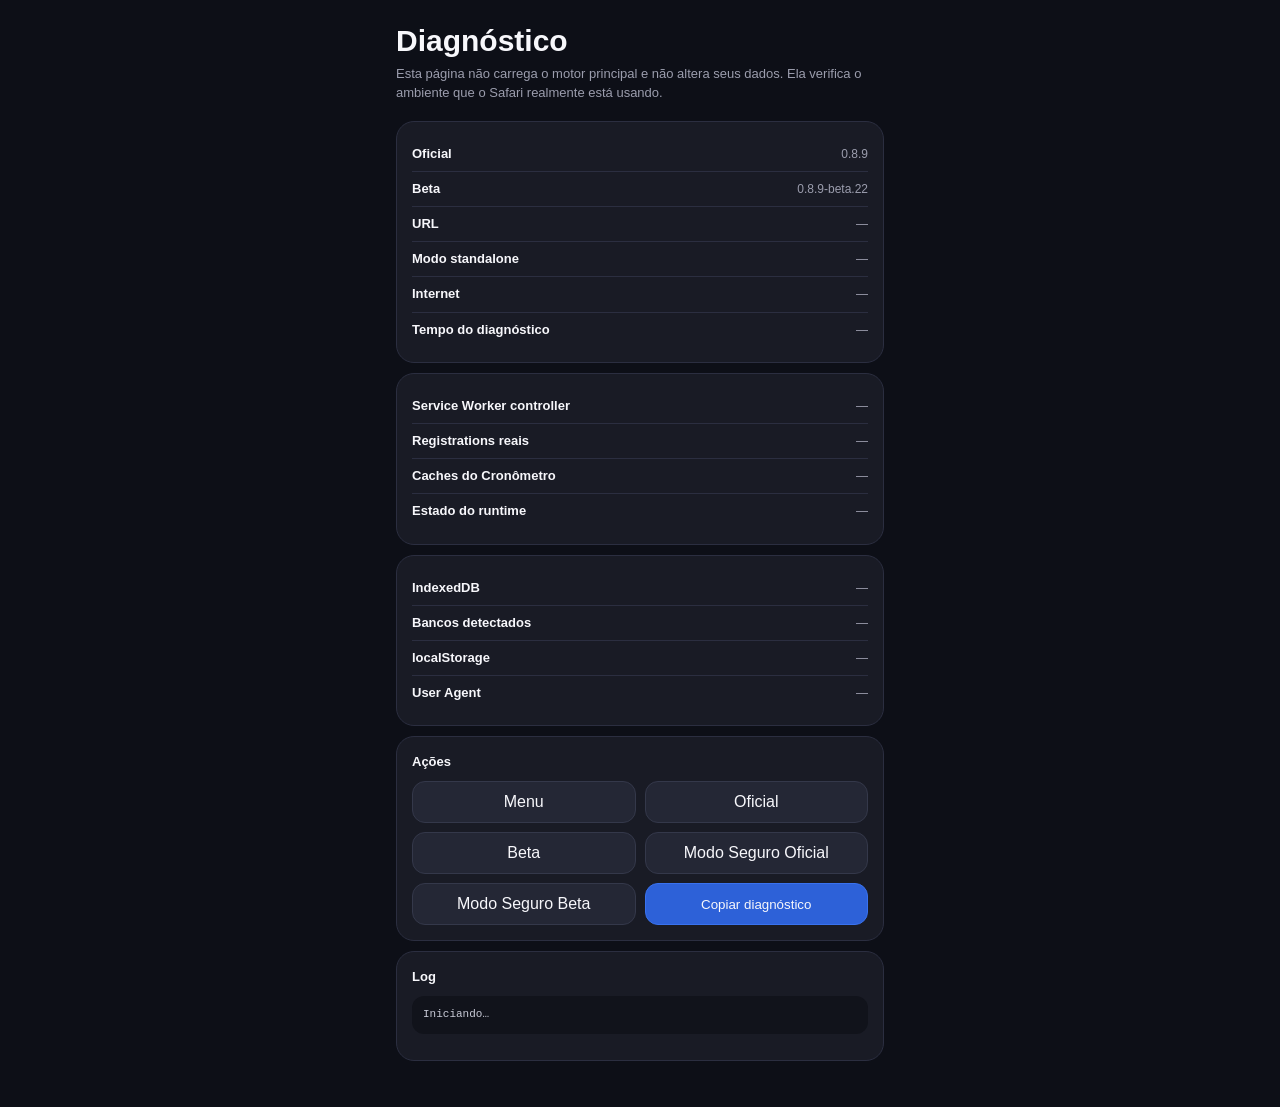
<file: diagnostico/index.html>
<!doctype html>
<html lang="pt-BR"><head><meta charset="utf-8"><meta name="viewport" content="width=device-width,initial-scale=1,viewport-fit=cover"><meta name="theme-color" content="#101118"><meta name="robots" content="noindex,nofollow"><meta name="apple-mobile-web-app-title" content="Cronômetro Diagnóstico"><title>Diagnóstico · Cronômetro</title><link rel="icon" type="image/png" sizes="192x192" href="../app-icon-192.png"><link rel="apple-touch-icon" sizes="180x180" href="../apple-touch-icon.png"><style>
:root{--bg:#0d0f17;--card:#191b25;--text:#f7f7fb;--muted:#9b9dad;--line:#2b2e40;--ok:#55d879;--warn:#ffad38;--bad:#ff666b;--blue:#64a8ff}*{box-sizing:border-box}html,body{margin:0;width:100%;max-width:100%;overflow-x:hidden;min-height:100%;background:var(--bg);color:var(--text);font-family:-apple-system,BlinkMacSystemFont,"SF Pro Text",sans-serif}main{width:min(100%,520px);margin:auto;padding:calc(24px + env(safe-area-inset-top)) 16px calc(36px + env(safe-area-inset-bottom))}h1{font-size:30px;margin:0 0 7px}.lead{font-size:13px;line-height:1.45;color:var(--muted);margin:0 0 18px}.card{background:var(--card);border:1px solid var(--line);border-radius:18px;padding:15px;margin:10px 0}.row{display:flex;justify-content:space-between;align-items:flex-start;gap:14px;padding:9px 0;border-bottom:1px solid var(--line)}.row:last-child{border:0}.row strong{font-size:13px}.value{max-width:58%;text-align:right;color:var(--muted);font-size:12px;line-height:1.35;overflow-wrap:anywhere}.value.ok{color:var(--ok)}.value.warn{color:var(--warn)}.value.bad{color:var(--bad)}.actions{display:grid;grid-template-columns:repeat(2,minmax(0,1fr));gap:9px}a,button{appearance:none;border:0;text-decoration:none;text-align:center;background:#242735;color:var(--text);border:1px solid #34384a;border-radius:13px;padding:11px 10px;font:650 12px/1.25 inherit}button.primary{background:#2d61d8;border-color:#3972ef}pre{white-space:pre-wrap;word-break:break-word;background:#11131b;border-radius:12px;padding:11px;max-height:260px;overflow:auto;color:#c8cad6;font:11px/1.45 ui-monospace,SFMono-Regular,Menlo,monospace}@media(max-width:350px){.actions{grid-template-columns:1fr}}
</style></head><body><main><h1>Diagnóstico</h1><p class="lead">Esta página não carrega o motor principal e não altera seus dados. Ela verifica o ambiente que o Safari realmente está usando.</p>
<div class="card"><div class="row"><strong>Oficial</strong><span class="value">0.8.9</span></div><div class="row"><strong>Beta</strong><span class="value">0.8.9-beta.22</span></div><div class="row"><strong>URL</strong><span class="value" id="url">—</span></div><div class="row"><strong>Modo standalone</strong><span class="value" id="standalone">—</span></div><div class="row"><strong>Internet</strong><span class="value" id="online">—</span></div><div class="row"><strong>Tempo do diagnóstico</strong><span class="value" id="elapsed">—</span></div></div>
<div class="card"><div class="row"><strong>Service Worker controller</strong><span class="value" id="controller">—</span></div><div class="row"><strong>Registrations reais</strong><span class="value" id="registrations">—</span></div><div class="row"><strong>Caches do Cronômetro</strong><span class="value" id="caches">—</span></div><div class="row"><strong>Estado do runtime</strong><span class="value" id="runtime">—</span></div></div>
<div class="card"><div class="row"><strong>IndexedDB</strong><span class="value" id="idb">—</span></div><div class="row"><strong>Bancos detectados</strong><span class="value" id="dbs">—</span></div><div class="row"><strong>localStorage</strong><span class="value" id="ls">—</span></div><div class="row"><strong>User Agent</strong><span class="value" id="ua">—</span></div></div>
<div class="card"><strong style="font-size:13px">Ações</strong><div class="actions" style="margin-top:11px"><a href="../menu.html">Menu</a><a href="../">Oficial</a><a href="../beta/">Beta</a><a href="../safe.html">Modo Seguro Oficial</a><a href="../beta/safe.html">Modo Seguro Beta</a><button class="primary" id="copy">Copiar diagnóstico</button></div></div>
<div class="card"><strong style="font-size:13px">Log</strong><pre id="log">Iniciando…</pre></div>
<script>
(()=>{
 const started=performance.now();const report={releaseOfficial:"0.8.9",releaseBeta:"0.8.9-beta.22",url:location.href,errors:[]};const log=[];const q=id=>document.getElementById(id);const set=(id,text,cls='')=>{const el=q(id);if(el){el.textContent=text;el.className='value'+(cls?' '+cls:'')}};const add=x=>{log.push(`${new Date().toLocaleTimeString('pt-BR')}  ${x}`);q('log').textContent=log.join('
')};window.addEventListener('error',e=>{report.errors.push(String(e.message||e.error));add('ERRO JS: '+(e.message||e.error))});window.addEventListener('unhandledrejection',e=>{report.errors.push(String(e.reason?.message||e.reason));add('PROMISE: '+(e.reason?.message||e.reason))});
 const projectRoot=location.pathname.split('/diagnostico/')[0]+'/';set('url',location.href);report.standalone=matchMedia('(display-mode: standalone)').matches||navigator.standalone===true;set('standalone',report.standalone?'Sim':'Não',report.standalone?'ok':'');report.online=navigator.onLine;set('online',report.online?'Online':'Offline',report.online?'ok':'warn');set('ua',navigator.userAgent);report.userAgent=navigator.userAgent;
 try{const k='__cronometro_diag__';localStorage.setItem(k,'1');localStorage.removeItem(k);report.localStorage=true;set('ls','Disponível','ok')}catch(e){report.localStorage=false;set('ls','Indisponível','bad');add('localStorage indisponível')}
 report.indexedDB='indexedDB'in window;set('idb',report.indexedDB?'Disponível':'Indisponível',report.indexedDB?'ok':'bad');
 (async()=>{
   let regs=[];try{regs='serviceWorker'in navigator?await navigator.serviceWorker.getRegistrations():[]}catch(e){add('Falha ao listar Service Workers')}
   const ownRegs=regs.filter(r=>{try{return new URL(r.scope).pathname.startsWith(projectRoot)}catch(_){return false}});report.registrations=ownRegs.map(r=>r.scope);set('registrations',String(ownRegs.length),ownRegs.length?'warn':'ok');
   const controller=navigator.serviceWorker?.controller||null;report.controller=controller?.scriptURL||null;set('controller',controller?'Presente':'Nenhum',controller?'warn':'ok');
   let cacheKeys=[];try{cacheKeys='caches'in window?await caches.keys():[]}catch(e){add('Falha ao listar caches')}const ownCaches=cacheKeys.filter(k=>k.startsWith('cronometro-'));report.caches=ownCaches;set('caches',ownCaches.length?ownCaches.join(', '):'Nenhum',ownCaches.length?'warn':'ok');
   const runtimeClean=ownRegs.length===0&&ownCaches.length===0;const residual=runtimeClean&&!!controller;report.runtime={runtimeClean,residualController:residual};if(residual)set('runtime','Limpo · controller residual','warn');else if(runtimeClean)set('runtime','Limpo','ok');else set('runtime','Runtime ativo','warn');
   if(report.indexedDB&&typeof indexedDB.databases==='function'){try{const dbs=await indexedDB.databases();const names=dbs.map(d=>d.name).filter(Boolean);report.databases=names;set('dbs',names.filter(n=>n.startsWith('cronometro_')).join(', ')||'Nenhum banco Cronômetro detectado',names.some(n=>n==='cronometro_local_v1')?'ok':'warn')}catch(e){set('dbs','Não foi possível listar','warn')}}else set('dbs','Safari não oferece listagem; use Modo Seguro','warn');
   report.elapsedMs=Math.round(performance.now()-started);set('elapsed',report.elapsedMs+' ms');add('Diagnóstico concluído');q('copy').onclick=async()=>{const text=JSON.stringify(report,null,2);try{await navigator.clipboard.writeText(text);q('copy').textContent='Copiado'}catch(_){if(navigator.share)await navigator.share({text,title:'Diagnóstico Cronômetro'})}};
 })().catch(e=>{add('ERRO diagnóstico: '+(e?.message||e));set('runtime','Falha no diagnóstico','bad')});
})();
</script></main></body></html>
</file>
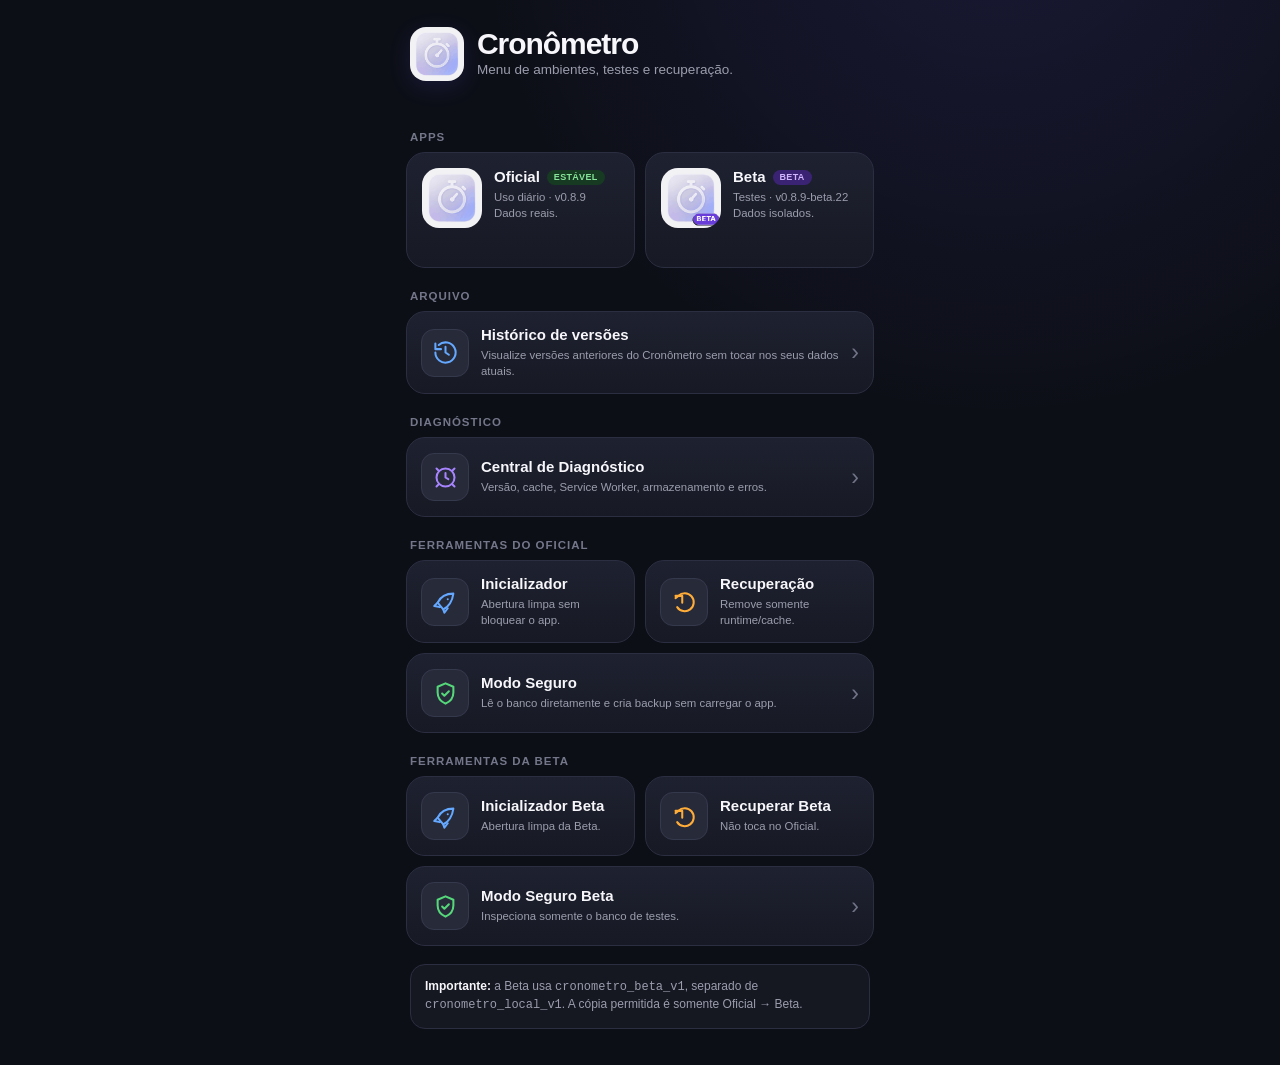
<file: menu.html>
<!doctype html>
<html lang="pt-BR"><head><meta charset="utf-8"><meta name="viewport" content="width=device-width,initial-scale=1,viewport-fit=cover"><meta name="theme-color" content="#101118"><meta name="robots" content="noindex,nofollow"><meta name="apple-mobile-web-app-capable" content="yes"><meta name="apple-mobile-web-app-title" content="Cronômetro Menu"><title>Menu · Cronômetro</title><link rel="icon" type="image/png" sizes="192x192" href="./app-icon-192.png"><link rel="apple-touch-icon" sizes="180x180" href="./apple-touch-icon.png">
<style>
:root{--bg:#0d0f17;--card:#171924;--card2:#1e2130;--text:#f7f7fb;--muted:#9b9dad;--line:#2b2e40;--violet:#a784ff;--blue:#64a8ff;--green:#55d879;--orange:#ffad38}
*{box-sizing:border-box}html,body{margin:0;width:100%;max-width:100%;min-height:100%;overflow-x:hidden;background:radial-gradient(circle at 78% -10%,rgba(108,92,255,.13),transparent 34%),var(--bg);color:var(--text);font-family:-apple-system,BlinkMacSystemFont,"SF Pro Text",sans-serif}body{min-height:100dvh}main{width:min(100%,500px);margin:0 auto;padding:calc(24px + env(safe-area-inset-top)) 16px calc(38px + env(safe-area-inset-bottom))}header{padding:3px 4px 20px}.headrow{display:flex;align-items:center;gap:13px;margin-bottom:8px}.headicon{width:54px;height:54px;border-radius:16px;overflow:hidden;flex:0 0 54px;box-shadow:0 6px 22px rgba(102,92,255,.14)}.headicon img{width:100%;height:100%;display:block}h1{font-size:30px;line-height:1.05;margin:0;letter-spacing:-.035em}.lead{margin:0;color:var(--muted);font-size:13.5px;line-height:1.45}.section-title{margin:22px 4px 9px;font-size:11.5px;letter-spacing:.085em;text-transform:uppercase;color:#74778a;font-weight:780}.grid{display:grid;grid-template-columns:repeat(2,minmax(0,1fr));gap:10px}.card{display:flex;width:100%;min-width:0;overflow:hidden;align-items:center;gap:12px;text-decoration:none;color:inherit;background:linear-gradient(180deg,var(--card2),var(--card));border:1px solid var(--line);border-radius:19px;padding:14px;min-height:80px;-webkit-tap-highlight-color:transparent;transition:transform .12s ease,border-color .12s ease}.card:active{transform:scale(.985);border-color:#52566d}.card.wide{grid-column:1/-1}.app-card{align-items:flex-start;min-height:116px;padding:15px}.icon{width:48px;height:48px;flex:0 0 48px;border-radius:13px;display:grid;place-items:center;background:#272a39;border:1px solid #35394c;overflow:hidden}.app-card .icon{width:60px;height:60px;flex-basis:60px;border-radius:17px;background:transparent;border:0}.icon img{width:100%;height:100%;display:block;object-fit:cover}.icon svg{width:27px;height:27px;fill:none;stroke:currentColor;stroke-width:1.8;stroke-linecap:round;stroke-linejoin:round}.copy{min-width:0;flex:1;overflow:hidden}.copy strong{display:flex;flex-wrap:wrap;overflow-wrap:anywhere;align-items:center;gap:7px;font-size:15px;line-height:1.2;margin-bottom:4px}.copy small{display:block;color:var(--muted);font-size:11.4px;line-height:1.36;overflow-wrap:anywhere}.tag{display:inline-flex;align-items:center;padding:3px 7px;border-radius:999px;font-size:9px;line-height:1;background:#332a59;color:#c9bdff;font-weight:820;letter-spacing:.035em}.tag.stable{background:#173a22;color:#87e69a}.tag.beta{background:#3b2373;color:#d0b5ff}.arrow{color:#717486;font-size:23px;margin-left:auto}.note{margin:18px 4px 0;padding:13px 14px;border-radius:15px;background:#151721;border:1px solid var(--line);color:var(--muted);font-size:12px;line-height:1.45}.note strong{color:var(--text)}@media(max-width:350px){.grid{grid-template-columns:1fr}.card.wide{grid-column:auto}}
</style></head><body><main>
<header><div class="headrow"><span class="headicon"><img src="./app-icon-192.png" alt=""></span><div><h1>Cronômetro</h1><p class="lead">Menu de ambientes, testes e recuperação.</p></div></div></header>
<div class="section-title">Apps</div><div class="grid">
<a class="card app-card" href="./"><span class="icon"><img src="./app-icon-192.png" alt=""></span><span class="copy"><strong>Oficial <span class="tag stable">ESTÁVEL</span></strong><small>Uso diário · v0.8.9<br>Dados reais.</small></span></a>
<a class="card app-card" href="./beta/"><span class="icon"><img src="./beta/app-icon-beta-192.png" alt=""></span><span class="copy"><strong>Beta <span class="tag beta">BETA</span></strong><small>Testes · v0.8.9-beta.22<br>Dados isolados.</small></span></a>
</div>
<div class="section-title">Arquivo</div><div class="grid"><a class="card wide" href="./versoes/"><span class="icon" style="color:var(--blue)"><svg viewBox="0 0 24 24"><path d="M3 12a9 9 0 1 0 3-6.7"/><path d="M3 4v5h5"/><path d="M12 7v5l3 2"/></svg></span><span class="copy"><strong>Histórico de versões</strong><small>Visualize versões anteriores do Cronômetro sem tocar nos seus dados atuais.</small></span><span class="arrow">›</span></a></div>
<div class="section-title">Diagnóstico</div><div class="grid"><a class="card wide" href="./diagnostico/"><span class="icon" style="color:var(--violet)"><svg viewBox="0 0 24 24"><circle cx="12" cy="12" r="8"/><path d="M12 8v4l2.5 1.5"/><path d="M4 4l2 2M20 4l-2 2M4 20l2-2M20 20l-2-2"/></svg></span><span class="copy"><strong>Central de Diagnóstico</strong><small>Versão, cache, Service Worker, armazenamento e erros.</small></span><span class="arrow">›</span></a></div>
<div class="section-title">Ferramentas do Oficial</div><div class="grid">
<a class="card" href="./launch.html"><span class="icon" style="color:var(--blue)"><svg viewBox="0 0 24 24"><path d="M5 13c2.5-5 7-8 14-8-1 7-4 11.5-9 14l-5-6Z"/><path d="M14 10h.01"/><path d="M5 13 2 16l5 1"/><path d="m10 19 1 3 3-4"/></svg></span><span class="copy"><strong>Inicializador</strong><small>Abertura limpa sem bloquear o app.</small></span></a>
<a class="card" href="./recover.html"><span class="icon" style="color:var(--orange)"><svg viewBox="0 0 24 24"><path d="M4 7h6v6"/><path d="M5.5 17a8 8 0 1 0 1-10L4 9"/></svg></span><span class="copy"><strong>Recuperação</strong><small>Remove somente runtime/cache.</small></span></a>
<a class="card wide" href="./safe.html"><span class="icon" style="color:var(--green)"><svg viewBox="0 0 24 24"><path d="M12 3 5 6v5c0 4.8 2.8 8 7 10 4.2-2 7-5.2 7-10V6l-7-3Z"/><path d="m9 12 2 2 4-4"/></svg></span><span class="copy"><strong>Modo Seguro</strong><small>Lê o banco diretamente e cria backup sem carregar o app.</small></span><span class="arrow">›</span></a>
</div>
<div class="section-title">Ferramentas da Beta</div><div class="grid">
<a class="card" href="./beta/launch.html"><span class="icon" style="color:var(--blue)"><svg viewBox="0 0 24 24"><path d="M5 13c2.5-5 7-8 14-8-1 7-4 11.5-9 14l-5-6Z"/><path d="M14 10h.01"/><path d="M5 13 2 16l5 1"/><path d="m10 19 1 3 3-4"/></svg></span><span class="copy"><strong>Inicializador Beta</strong><small>Abertura limpa da Beta.</small></span></a>
<a class="card" href="./beta/recover.html"><span class="icon" style="color:var(--orange)"><svg viewBox="0 0 24 24"><path d="M4 7h6v6"/><path d="M5.5 17a8 8 0 1 0 1-10L4 9"/></svg></span><span class="copy"><strong>Recuperar Beta</strong><small>Não toca no Oficial.</small></span></a>
<a class="card wide" href="./beta/safe.html"><span class="icon" style="color:var(--green)"><svg viewBox="0 0 24 24"><path d="M12 3 5 6v5c0 4.8 2.8 8 7 10 4.2-2 7-5.2 7-10V6l-7-3Z"/><path d="m9 12 2 2 4-4"/></svg></span><span class="copy"><strong>Modo Seguro Beta</strong><small>Inspeciona somente o banco de testes.</small></span><span class="arrow">›</span></a>
</div><div class="note"><strong>Importante:</strong> a Beta usa <code>cronometro_beta_v1</code>, separado de <code>cronometro_local_v1</code>. A cópia permitida é somente Oficial → Beta.</div>
</main></body></html>
</file>
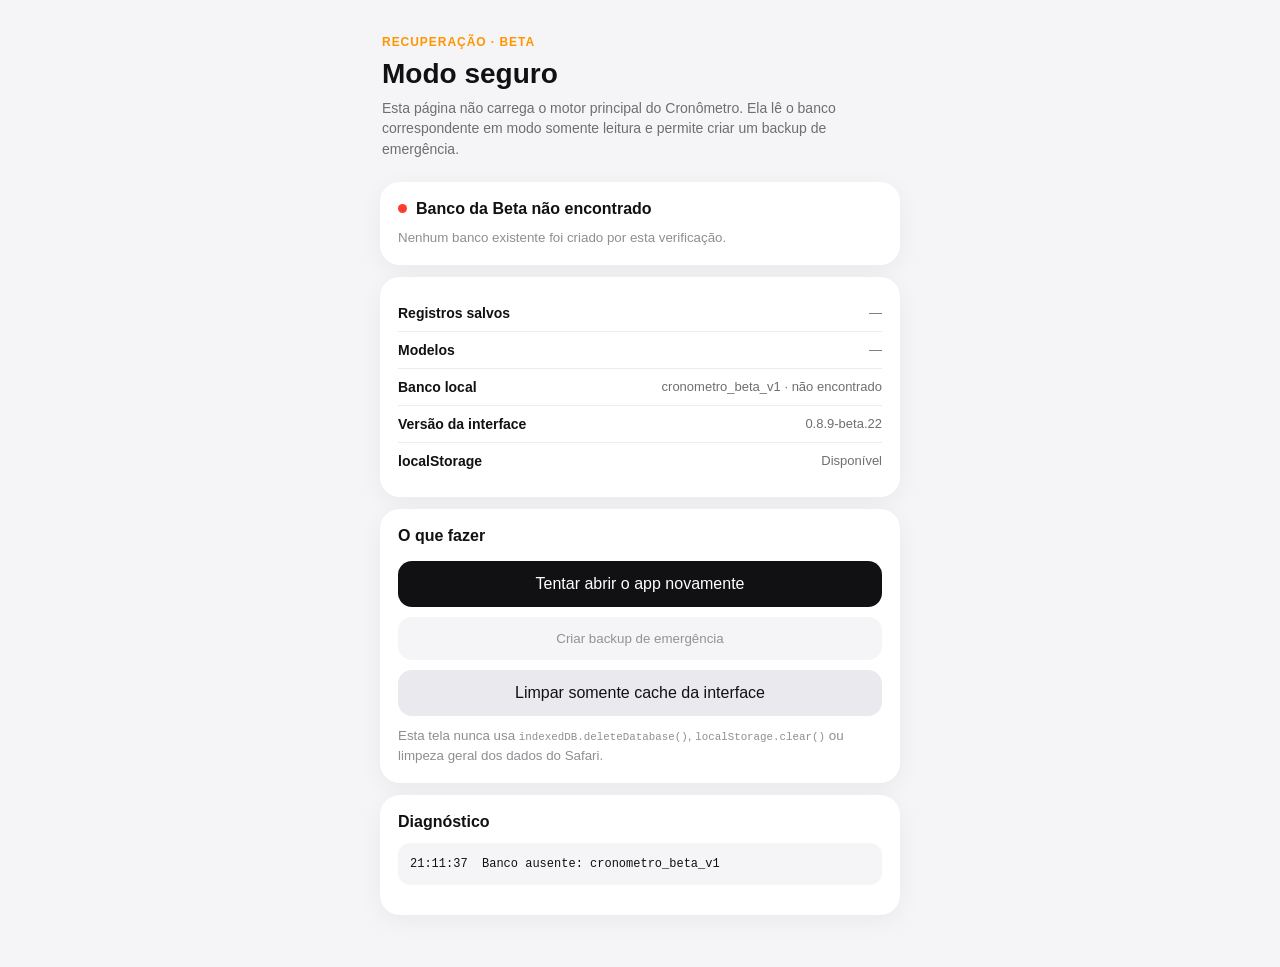
<file: beta/safe.html>
<!doctype html>
<html lang="pt-BR">
<head>
<meta charset="utf-8"><meta name="viewport" content="width=device-width,initial-scale=1,viewport-fit=cover"><meta name="theme-color" content="#f5f5f7"><meta http-equiv="Cache-Control" content="no-cache, no-store, must-revalidate"><meta name="robots" content="noindex,nofollow"><title>Cronômetro — Modo seguro</title>
<style>
:root{font-family:-apple-system,BlinkMacSystemFont,"SF Pro Text",sans-serif;color:#111114;background:#f5f5f7}*{box-sizing:border-box}body{margin:0;min-height:100dvh;padding:24px 18px 40px;background:#f5f5f7;color:#111114}main{width:min(100%,520px);margin:0 auto}header{margin:10px 2px 22px}.eyebrow{font-size:12px;font-weight:800;letter-spacing:.08em;color:#007aff;text-transform:uppercase;margin:0 0 6px}.eyebrow.beta{color:#ff9500}h1{font-size:28px;margin:0 0 8px}p{font-size:14px;line-height:1.48;color:#6e6e73;margin:0}.card{background:#fff;border-radius:20px;padding:18px;margin:12px 0;box-shadow:0 6px 24px rgba(0,0,0,.05)}.row{display:flex;justify-content:space-between;gap:18px;align-items:flex-start;padding:10px 0;border-bottom:1px solid #ececf0}.row:last-child{border-bottom:0}.row strong{font-size:14px}.row span{font-size:13px;color:#6e6e73;text-align:right;word-break:break-word}.status{display:flex;align-items:center;gap:9px}.dot{width:9px;height:9px;border-radius:50%;background:#f0b429;flex:none}.dot.ok{background:#34c759}.dot.bad{background:#ff3b30}.actions{display:grid;gap:10px;margin-top:16px}button,a.button{appearance:none;border:0;text-decoration:none;text-align:center;border-radius:14px;padding:14px 16px;font:600 15px/1.2 inherit;background:#111114;color:#fff;display:block}.secondary{background:#e9e9ee!important;color:#111114!important}button:disabled{opacity:.45}pre{white-space:pre-wrap;word-break:break-word;font:12px/1.5 ui-monospace,SFMono-Regular,Menlo,monospace;background:#f5f5f7;padding:12px;border-radius:12px;max-height:260px;overflow:auto}small{display:block;color:#8e8e93;margin-top:10px;line-height:1.45}@media(prefers-color-scheme:dark){:root,body{background:#111114;color:#f7f7f8}.card{background:#1c1c1e}.row{border-color:#2c2c2e}.row span,p,small{color:#a1a1a6}.secondary{background:#2c2c2e!important;color:#f7f7f8!important}pre{background:#111114;color:#e5e5e7}}
</style>
  <link rel="icon" type="image/png" sizes="192x192" href="./app-icon-beta-192.png">
  <link rel="apple-touch-icon" sizes="180x180" href="./apple-touch-icon-beta.png">
</head>
<body><main>
<header><p class="eyebrow" id="envLabel">RECUPERAÇÃO · OFICIAL</p><h1>Modo seguro</h1><p>Esta página não carrega o motor principal do Cronômetro. Ela lê o banco correspondente em modo somente leitura e permite criar um backup de emergência.</p></header>
<section class="card"><div class="status"><span class="dot" id="healthDot"></span><strong id="healthTitle">Verificando armazenamento…</strong></div><small id="healthDetail">Nenhum dado será alterado durante esta verificação.</small></section>
<section class="card" id="countsCard" hidden><div class="row"><strong>Registros salvos</strong><span id="sessionsCount">—</span></div><div class="row"><strong>Modelos</strong><span id="modelsCount">—</span></div><div class="row"><strong>Banco local</strong><span id="dbVersion">—</span></div><div class="row"><strong>Versão da interface</strong><span>0.8.9-beta.22</span></div><div class="row"><strong>localStorage</strong><span id="lsStatus">—</span></div></section>
<section class="card"><strong>O que fazer</strong><div class="actions"><a class="button" href="./launch.html?safe=1">Tentar abrir o app novamente</a><button class="secondary" id="backupBtn" type="button" disabled>Criar backup de emergência</button><a class="button secondary" href="./recover.html?from=safe">Limpar somente cache da interface</a></div><small>Esta tela nunca usa <code>indexedDB.deleteDatabase()</code>, <code>localStorage.clear()</code> ou limpeza geral dos dados do Safari.</small></section>
<section class="card"><strong>Diagnóstico</strong><pre id="log">Iniciando…</pre></section>
</main>
<script>
(() => {
  const BETA=location.pathname.includes('/beta/');
  const DB_NAME=BETA?'cronometro_beta_v1':'cronometro_local_v1';
  const env=document.getElementById('envLabel');if(BETA){env.textContent='RECUPERAÇÃO · BETA';env.classList.add('beta')}
  const logEl=document.getElementById('log'),dot=document.getElementById('healthDot'),title=document.getElementById('healthTitle'),detail=document.getElementById('healthDetail'),countsCard=document.getElementById('countsCard'),backupBtn=document.getElementById('backupBtn');let db=null;const logs=[];
  function log(msg){logs.push(`${new Date().toLocaleTimeString('pt-BR')}  ${msg}`);logEl.textContent=logs.join('\n')}
  function req(r){return new Promise((resolve,reject)=>{r.onsuccess=()=>resolve(r.result);r.onerror=()=>reject(r.error)})}
  function localStorageWorks(){try{const k='__cronometro_safe_test__';localStorage.setItem(k,'1');localStorage.removeItem(k);return true}catch(_){return false}}
  function openExistingDB(){return new Promise((resolve,reject)=>{let missing=false;const r=indexedDB.open(DB_NAME);r.onupgradeneeded=()=>{missing=true;try{r.transaction.abort()}catch(_){}};r.onsuccess=()=>resolve(r.result);r.onerror=()=>{if(missing||r.error?.name==='AbortError')resolve(null);else reject(r.error)};r.onblocked=()=>reject(new Error('Banco local bloqueado por outra aba'))})}
  async function readStore(name){if(!db?.objectStoreNames.contains(name))return [];return req(db.transaction(name,'readonly').objectStore(name).getAll())}
  async function initialize(){
    document.getElementById('lsStatus').textContent=localStorageWorks()?'Disponível':'Indisponível';
    try{
      if(!('indexedDB' in window))throw new Error('IndexedDB não está disponível');
      db=await openExistingDB();
      if(!db){dot.classList.add('bad');title.textContent=`Banco ${BETA?'da Beta':'Oficial'} não encontrado`;detail.textContent='Nenhum banco existente foi criado por esta verificação.';log(`Banco ausente: ${DB_NAME}`);countsCard.hidden=false;document.getElementById('dbVersion').textContent=`${DB_NAME} · não encontrado`;return}
      const models=await readStore('models'),sessions=await readStore('sessions'),saved=sessions.filter(s=>s&&s.status==='saved').length;
      document.getElementById('sessionsCount').textContent=String(saved);document.getElementById('modelsCount').textContent=String(models.length);document.getElementById('dbVersion').textContent=`${DB_NAME} · v${db.version}`;countsCard.hidden=false;dot.classList.add('ok');title.textContent=`Dados ${BETA?'da Beta':'Oficiais'} acessíveis`;detail.textContent=`Foram encontrados ${saved} registro(s) salvo(s) e ${models.length} modelo(s).`;backupBtn.disabled=false;log(`Banco aberto em somente leitura: ${DB_NAME} v${db.version}`);log(`sessions=${sessions.length}; models=${models.length}`)
    }catch(error){dot.classList.add('bad');title.textContent='Não foi possível abrir o banco local';detail.textContent=error?.message||String(error);log(`ERRO: ${error?.stack||error}`)}
  }
  backupBtn.addEventListener('click',async()=>{if(!db)return;backupBtn.disabled=true;backupBtn.textContent='Preparando backup…';try{const models=await readStore('models'),sessions=await readStore('sessions'),state=await readStore('state'),byKey=Object.fromEntries(state.map(x=>[x.key,x.value]));const payload={schemaVersion:5,exportedAt:new Date().toISOString(),source:`Cronômetro — modo seguro ${BETA?'Beta':'Oficial'}`,models,sessions,settings:byKey.settings||{},currentSession:byKey.current||null};const blob=new Blob([JSON.stringify(payload,null,2)],{type:'application/json'});const fileName=`cronometro-backup-emergencia-${BETA?'beta-':''}${new Date().toISOString().slice(0,10)}.json`;const file=new File([blob],fileName,{type:'application/json'});if(navigator.canShare?.({files:[file]})){await navigator.share({files:[file],title:fileName})}else{const a=document.createElement('a');const url=URL.createObjectURL(blob);a.href=url;a.download=fileName;document.body.appendChild(a);a.click();a.remove();setTimeout(()=>URL.revokeObjectURL(url),1000)}backupBtn.textContent='Backup criado';log('Backup de emergência criado com sucesso')}catch(error){backupBtn.disabled=false;backupBtn.textContent='Tentar backup novamente';log(`ERRO no backup: ${error?.message||error}`)}});
  initialize();
})();
</script></body></html>
</file>
